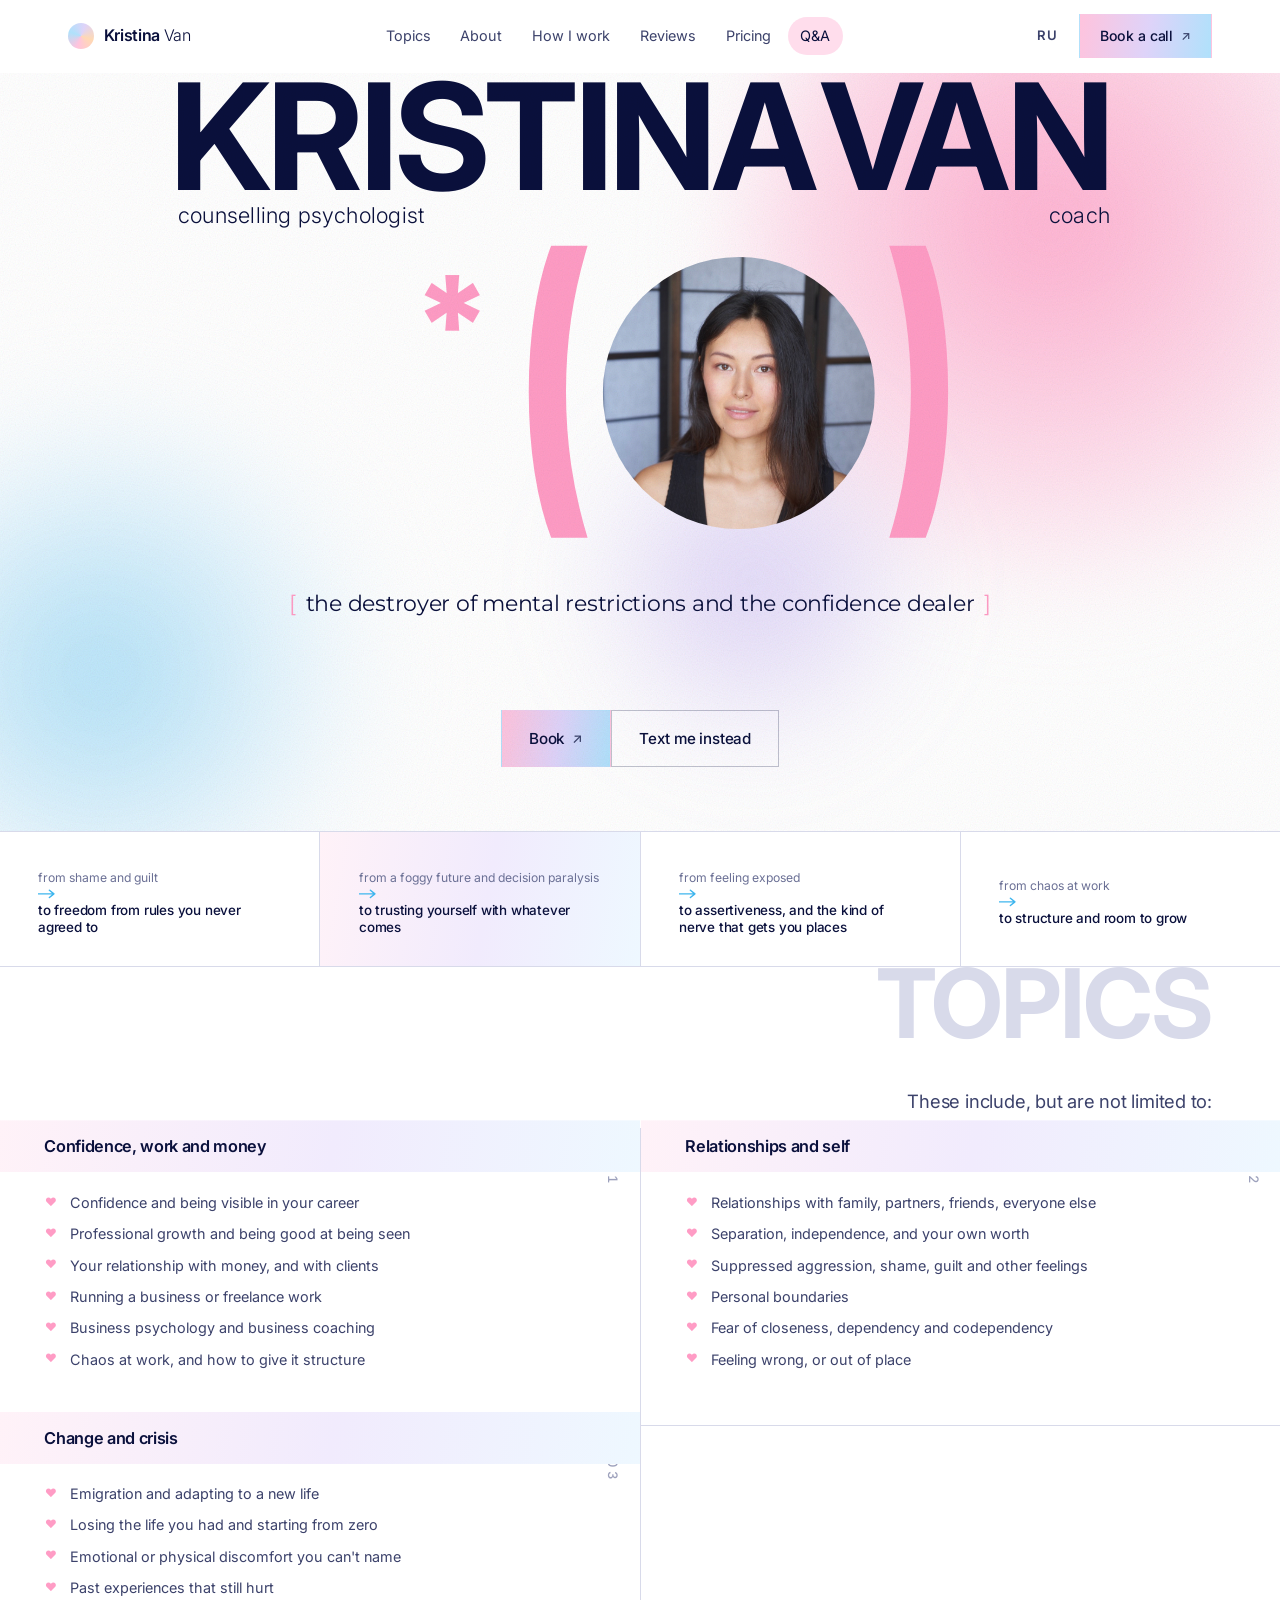
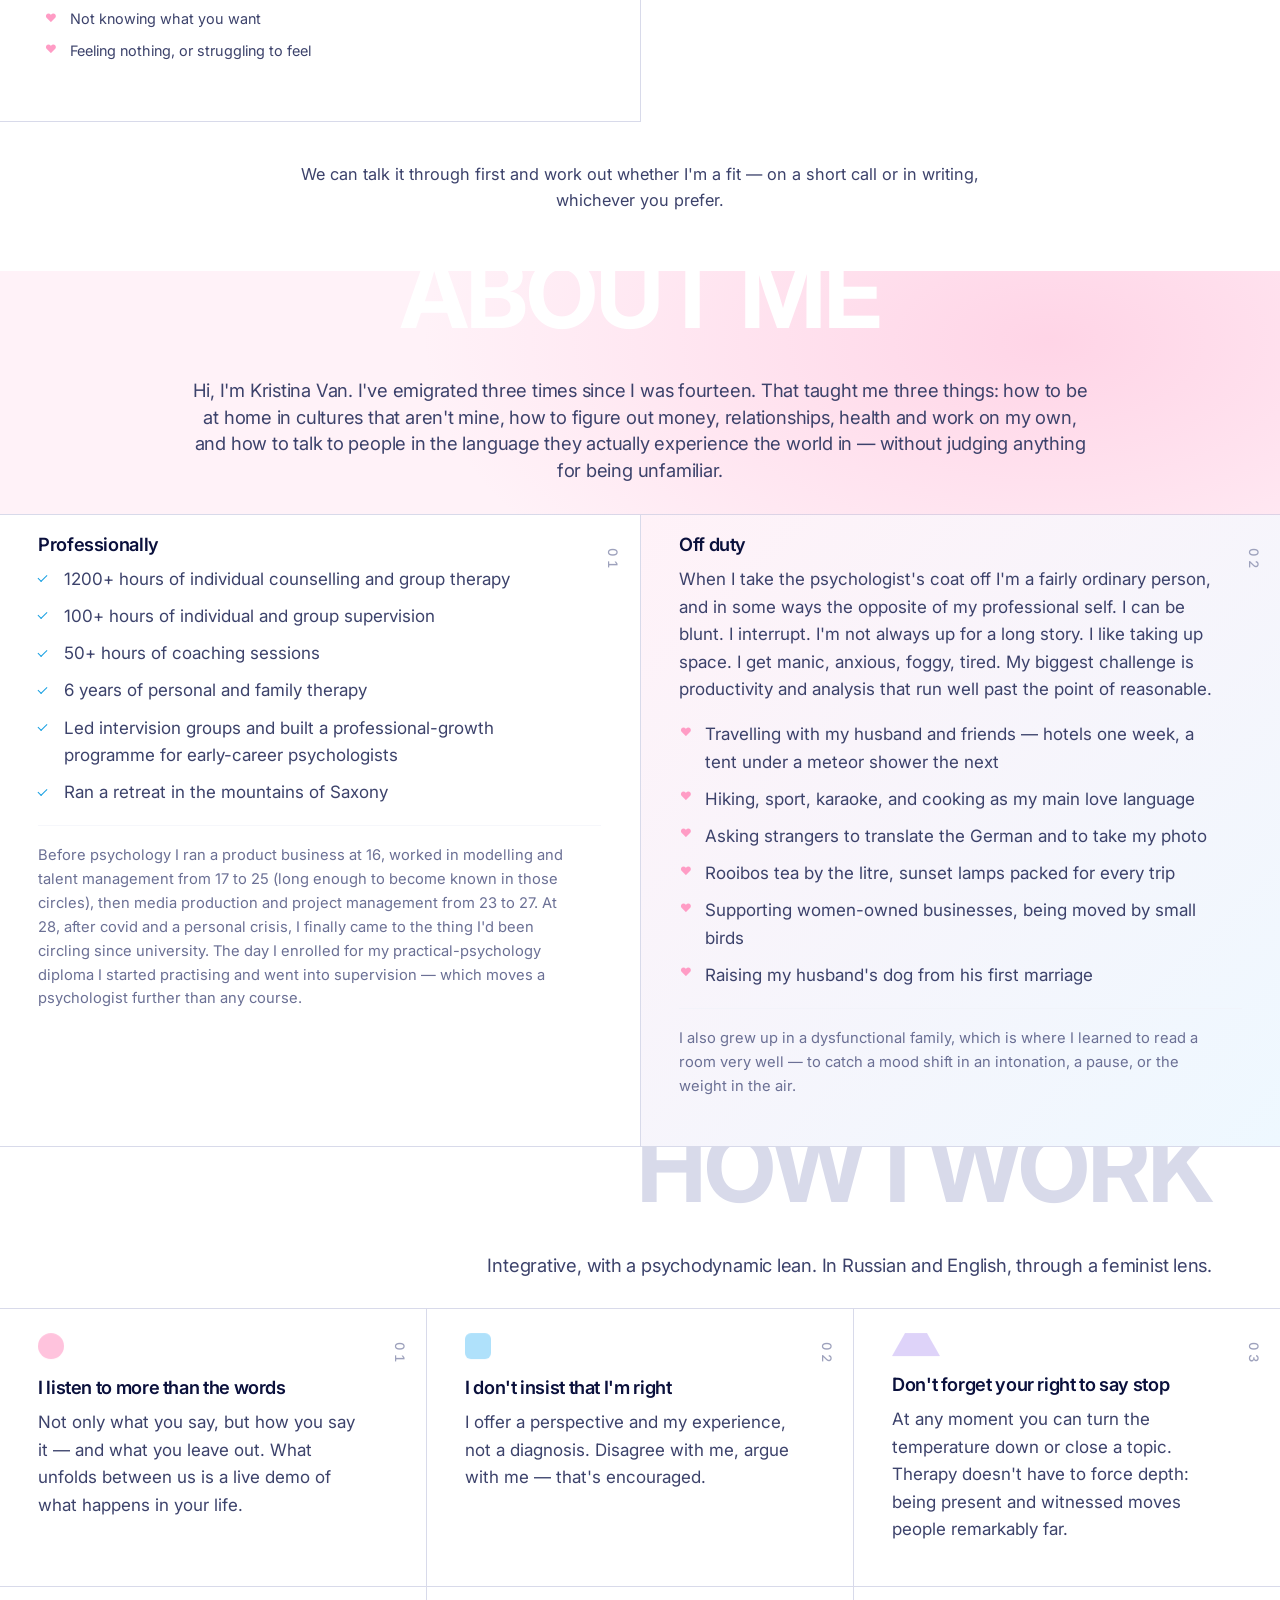
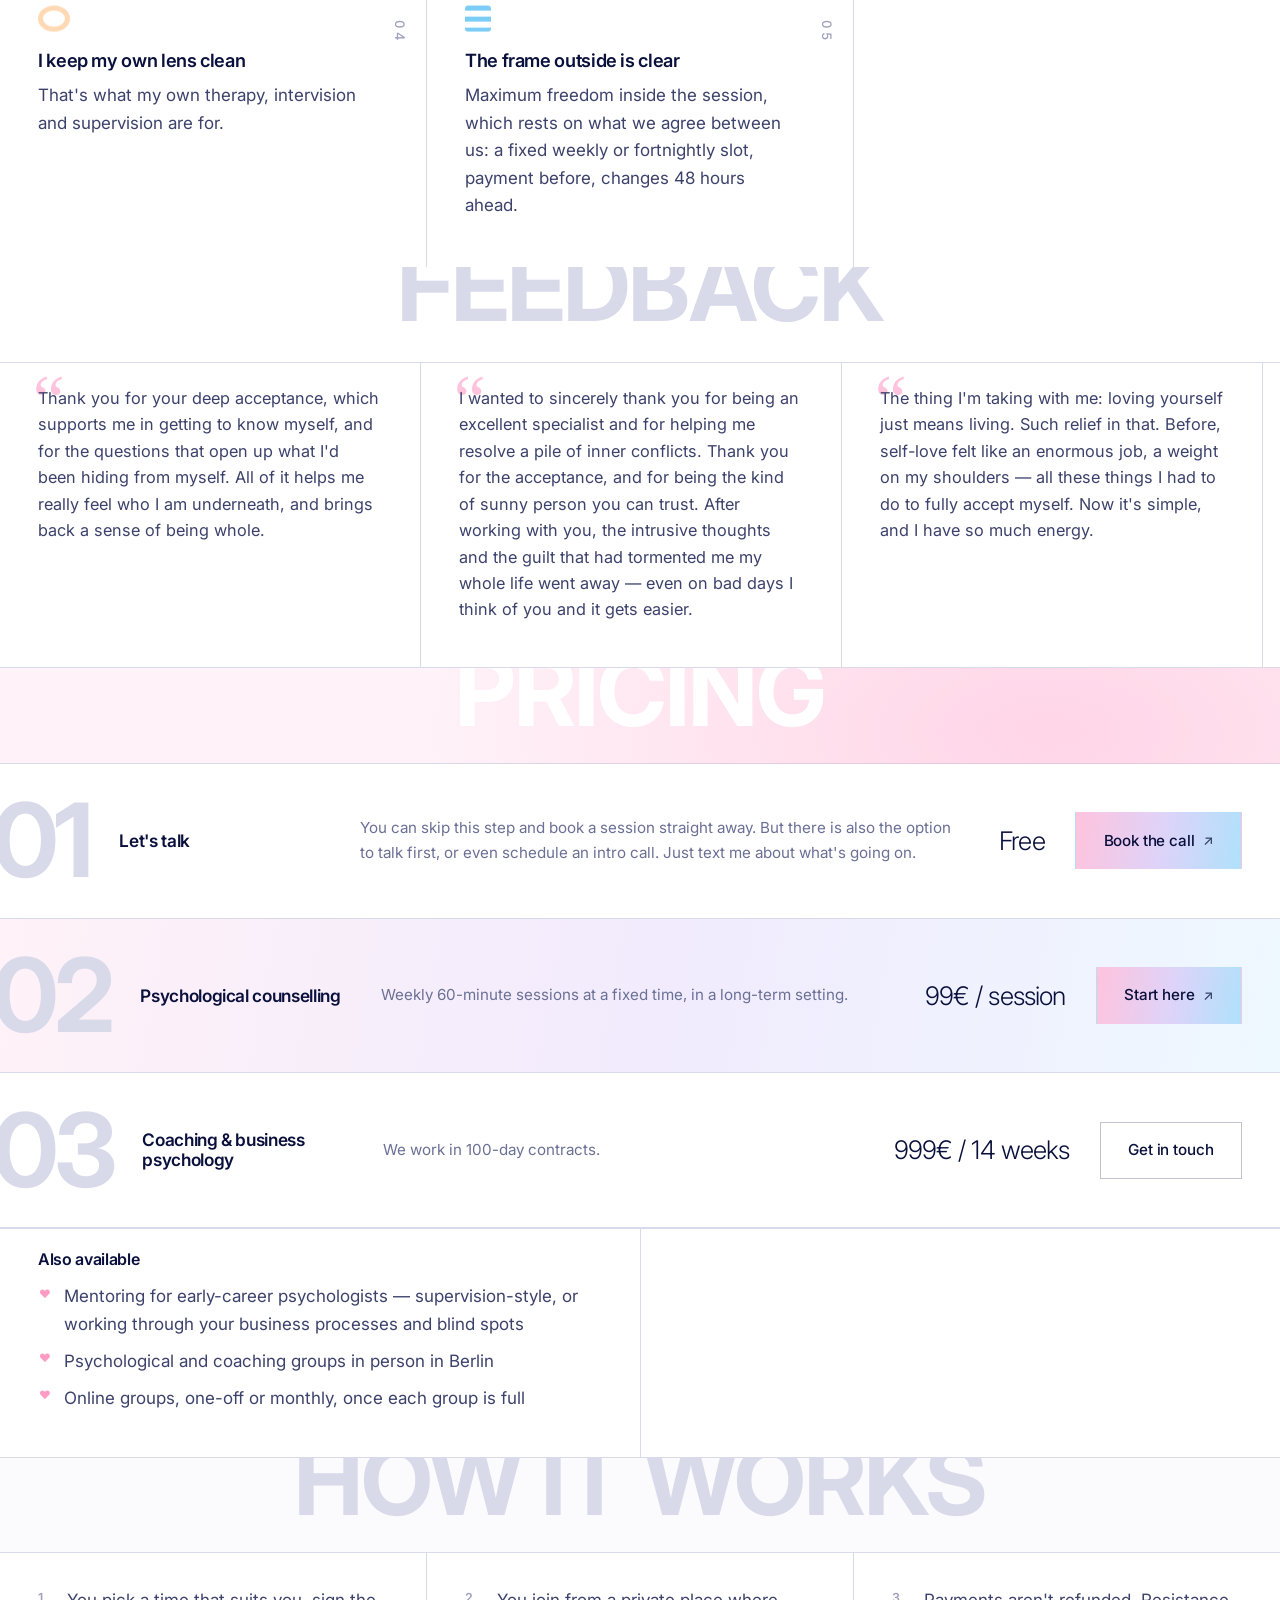
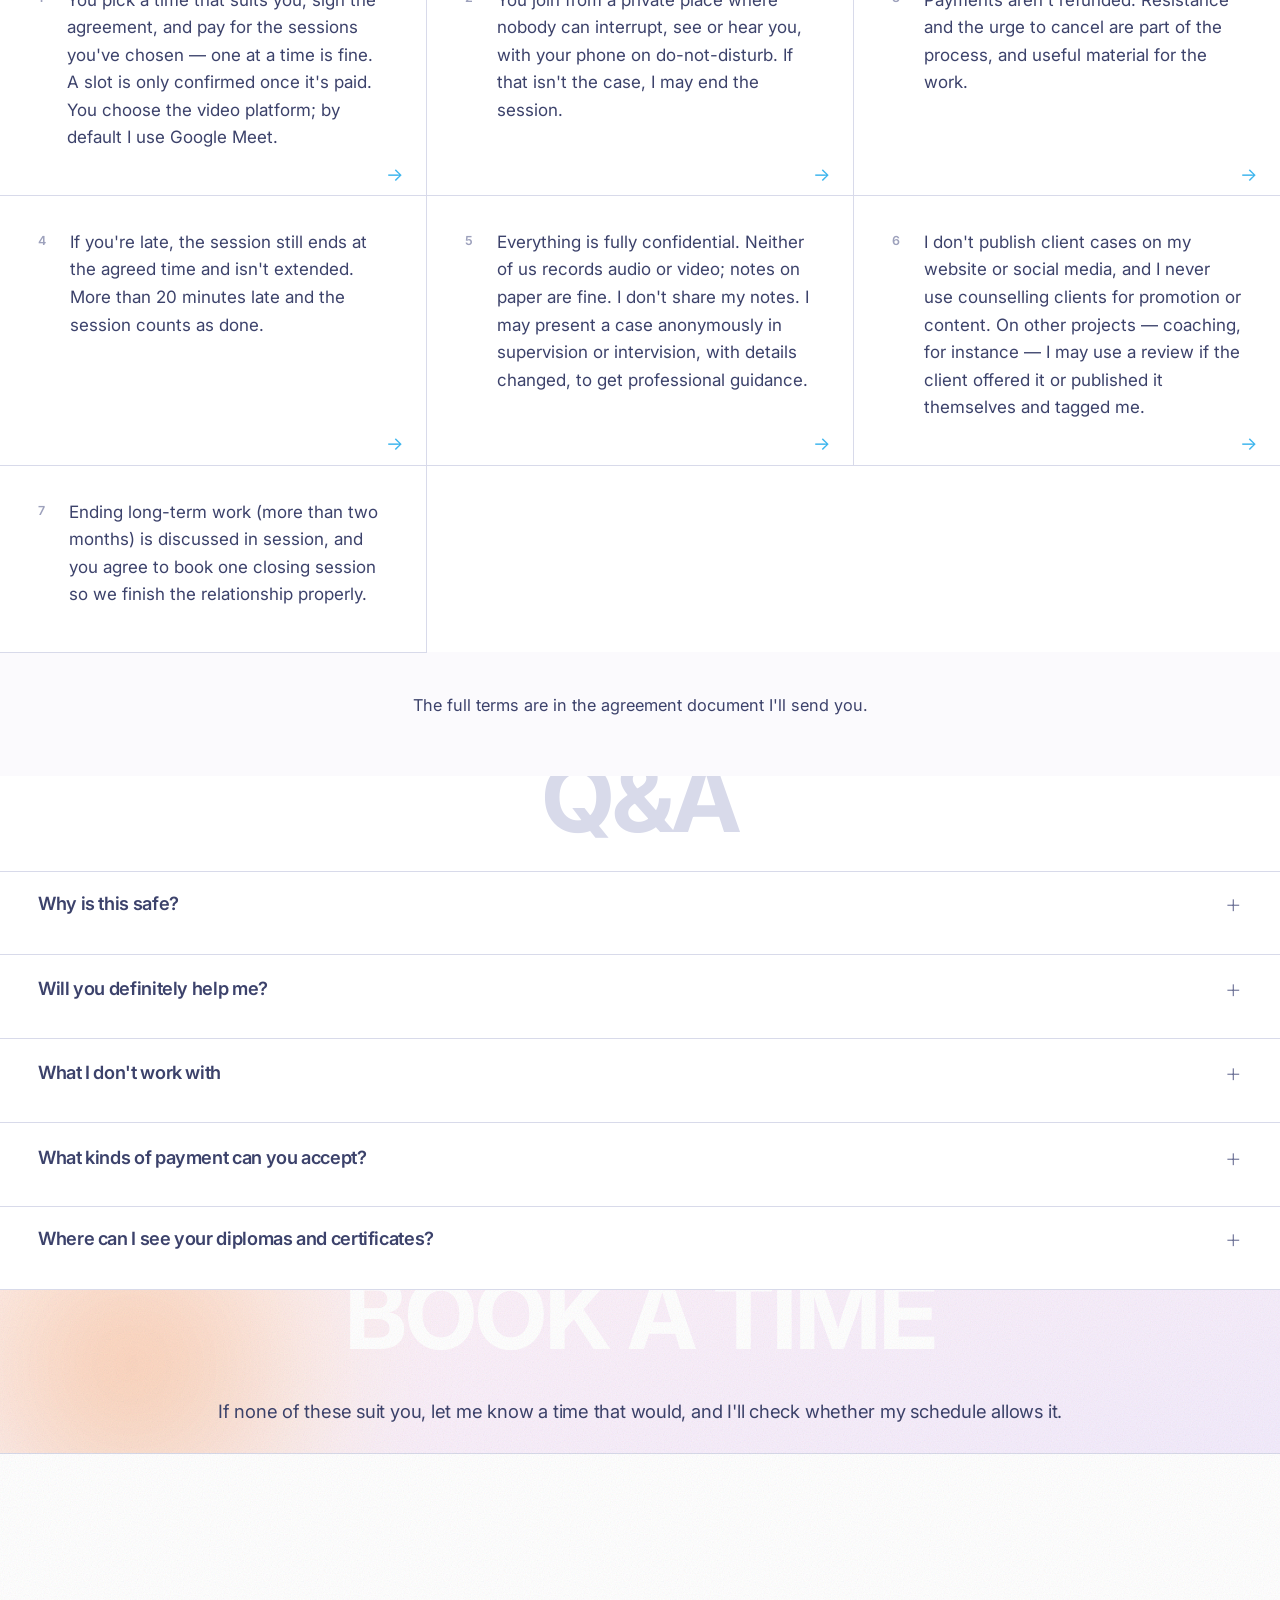
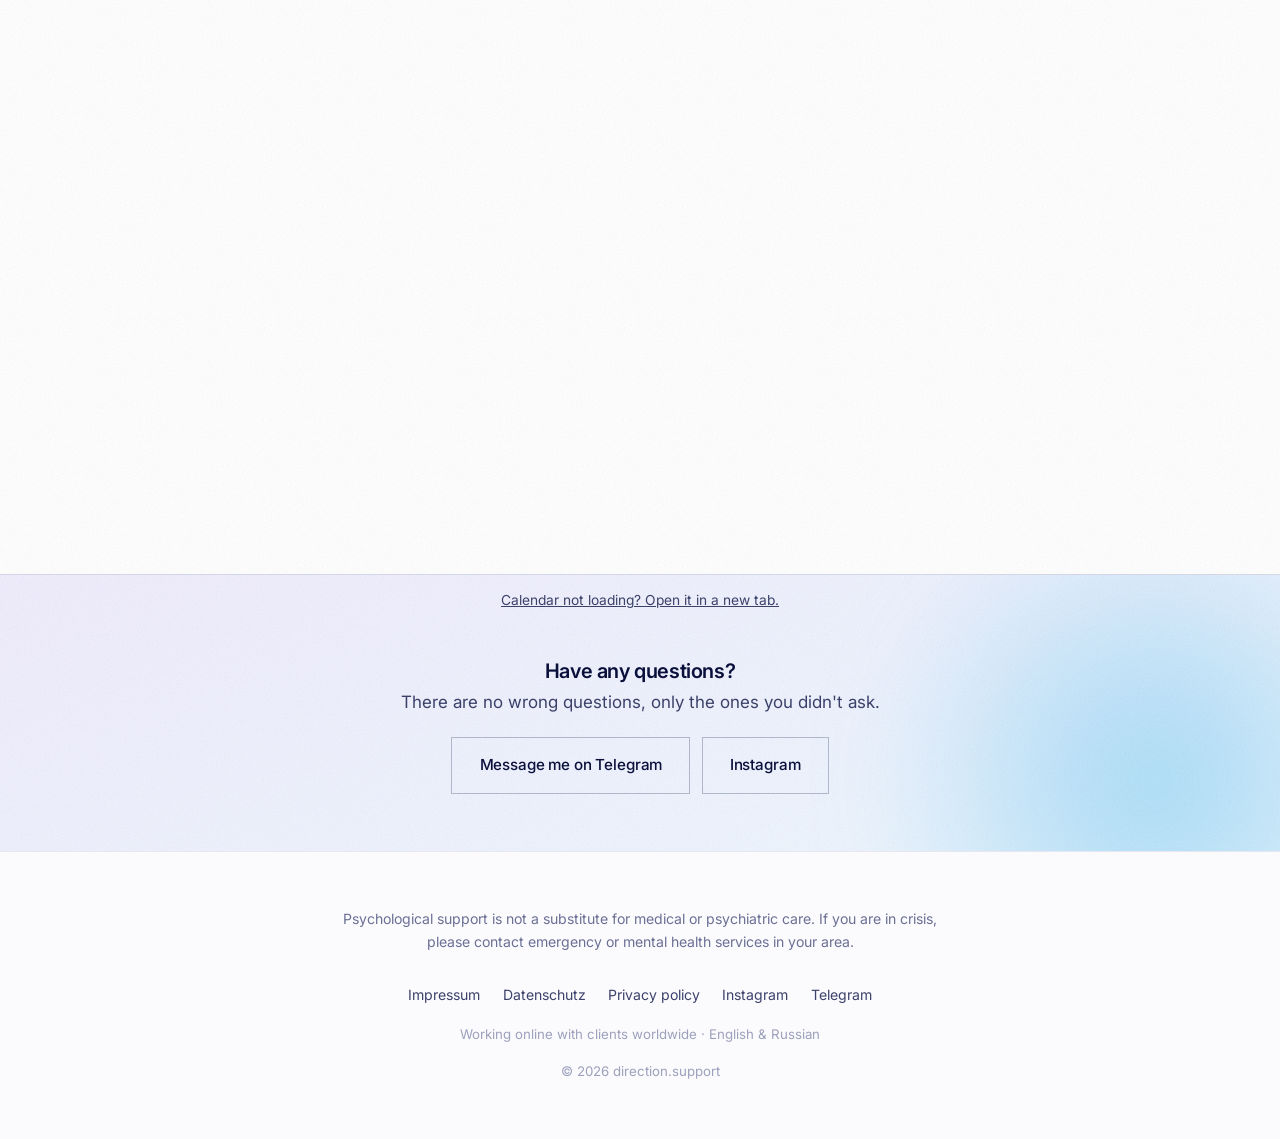
<file: index.html>
<!DOCTYPE html>
<html lang="en">
<head>
<meta charset="UTF-8" />
<meta name="viewport" content="width=device-width, initial-scale=1" />
<meta name="color-scheme" content="light" />
<title>Kristina Van — Psychologist &amp; Coach | Online sessions in English &amp; Russian</title>
<meta name="description" content="Counselling psychologist and coach. Confidence, boundaries, burnout, emigration and career growth. Free 15-minute intro call. Online worldwide in English and Russian." />
<meta property="og:title" content="Kristina Van — Psychologist &amp; Coach" />
<meta property="og:description" content="Counselling psychologist and coach. Confidence, boundaries, burnout, emigration and career growth. Free 15-minute intro call. Online in English and Russian." />
<meta property="og:image" content="https://direction.support/assets/kris.jpg" />
<meta property="og:url" content="https://direction.support" />
<meta property="og:type" content="website" />
<link rel="canonical" href="https://direction.support/" />
<link rel="icon" href="assets/favicon-32.png" sizes="32x32" type="image/png" />
<link rel="icon" href="assets/favicon-512.png" sizes="512x512" type="image/png" />
<link rel="apple-touch-icon" href="assets/favicon-180.png" />
<meta name="theme-color" content="#FFC3DD" />

<link rel="preconnect" href="https://fonts.googleapis.com" />
<link rel="preconnect" href="https://fonts.gstatic.com" crossorigin />
<link href="https://fonts.googleapis.com/css2?family=Caveat:wght@600&family=Montserrat:wght@400;500;900&family=Playfair+Display:wght@400;700;900&family=Inter:ital,opsz,wght@0,14..32,200..700;1,14..32,400..700&display=swap" rel="stylesheet" />
<link rel="stylesheet" href="styles.css" />

<link href="https://assets.calendly.com/assets/external/widget.css" rel="stylesheet" />
<script src="https://assets.calendly.com/assets/external/widget.js" async></script>

<!-- Google Analytics -->
<script async src="https://www.googletagmanager.com/gtag/js?id=G-KXKVBCNM85"></script>
<script>
  window.dataLayer = window.dataLayer || [];
  function gtag(){dataLayer.push(arguments);}
  gtag('js', new Date());
  gtag('config', 'G-KXKVBCNM85');
</script>
</head>
<body>

<!-- Shared SVG: hand-drawn wobble filter (applied to pseudo-element borders only,
     so the text inside stays perfectly crisp) and the blue arrow glyph. -->
<svg class="svg-defs" aria-hidden="true" focusable="false">
  <defs>
    <filter id="wobble" x="-6%" y="-30%" width="112%" height="160%" filterUnits="objectBoundingBox">
      <feTurbulence type="fractalNoise" baseFrequency="0.018 0.05" numOctaves="3" seed="7" result="noise" />
      <feDisplacementMap in="SourceGraphic" in2="noise" scale="4" xChannelSelector="R" yChannelSelector="G" />
    </filter>
    <filter id="wobble-soft" x="-6%" y="-30%" width="112%" height="160%" filterUnits="objectBoundingBox">
      <feTurbulence type="fractalNoise" baseFrequency="0.02 0.06" numOctaves="2" seed="19" result="noise" />
      <feDisplacementMap in="SourceGraphic" in2="noise" scale="2.5" xChannelSelector="R" yChannelSelector="G" />
    </filter>
  </defs>
</svg>

<a class="skip-link" href="#main">Skip to content</a>

<header class="site-header" id="top">
  <div class="shell header-inner">
    <a href="#top" class="brand">
      <span class="brand-mark" aria-hidden="true"></span>
      <span class="brand-text"><b>Kristina</b> Van</span>
    </a>

    <nav class="site-nav" id="site-nav" aria-label="Sections">
      <a href="#topics" data-i18n="navTopics">Topics</a>
      <a href="#about" data-i18n="navAbout">About</a>
      <a href="#work" data-i18n="navWork">How I work</a>
      <a href="#reviews" data-i18n="navReviews">Reviews</a>
      <a href="#pricing" data-i18n="navPricing">Pricing</a>
      <a href="#safety" data-i18n="navSafety">Q&amp;A</a>
    </nav>

    <div class="header-actions">
      <button type="button" class="lang-toggle" id="lang-toggle" aria-label="Switch language">RU</button>
      <a href="#contact" class="btn btn-primary btn-sm" data-i18n="headerBook">Book a call</a>
      <button type="button" class="nav-toggle" id="nav-toggle" aria-expanded="false" aria-controls="site-nav">
        <span class="nav-toggle-bars" aria-hidden="true"><i></i><i></i></span>
        <span class="sr-only" data-i18n="menuLabel">Menu</span>
      </button>
    </div>
  </div>
</header>

<main id="main">

  <!-- ===================== HERO — the poster, in code =====================
       Tagline alternatives, if you want to swap the three titles (edit
       heroTitle1/2/3 in translations.js — the layout takes any length):

       A · shipped   destroyer of mental restrictions / the confidence dealer /
                     breaker of stereotypes
       B · epic      breaker of inner chains / keeper of confidence /
                     unlearner of shoulds
       C · long GoT  first of her name, destroyer of shoulds, dealer of
                     confidence, tamer of stereotypes, speaker of four tongues
       D · benefit   fewer shoulds / more confidence / room to be yourself
       E · mixed     destroyer of mental restrictions / the confidence dealer /
                     and room to be entirely yourself
  ==================================================================== -->
  <section class="hero grain">
    <div class="blob blob--pink" aria-hidden="true"></div>
    <div class="blob blob--blue" aria-hidden="true"></div>
    <div class="blob blob--lilac" aria-hidden="true"></div>

    <div class="shell hero-grid">

      <div class="hero-runninghead">
        <p class="hero-role" data-i18n="heroRole">counselling psychologist</p>
        <p class="hero-role" data-i18n="heroRole2">coach</p>
      </div>

      <h1 class="hero-name">
        <span class="hero-name-text" data-i18n="heroName">KRISTINA</span>
        <span class="signature">
          <img src="assets/signature_en.png" alt="Van" class="signature-img" onerror="this.remove()" />
          <span class="signature-fallback" data-i18n="heroSignatureAlt" aria-hidden="true">Van</span>
        </span>
      </h1>

      <!-- Bracketed figure: pink asterisk, then the portrait held between two
           oversized brackets, set in a high-contrast serif and stretched
           vertically so they stay tall without also growing wide. -->
      <div class="hero-figure">
        <span class="hero-asterisk" aria-hidden="true">*</span>
        <span class="hero-bracket" aria-hidden="true">(</span>
        <figure class="hero-portrait">
          <img src="assets/kris-round.jpg" alt="Kristina Van" width="900" height="900" fetchpriority="high" />
        </figure>
        <span class="hero-bracket" aria-hidden="true">)</span>
      </div>

      <p class="hero-tagline" data-i18n="heroTagline">The destroyer of mental restrictions and the confidence dealer</p>

      <div class="hero-cta">
        <a href="#contact" class="btn btn-primary" data-i18n="heroBook">Book</a>
        <a href="https://t.me/wowitskris" class="btn btn-ghost" target="_blank" rel="noopener" data-i18n="heroSecondary">Text me instead</a>
      </div>

    </div>
  </section>

  <!-- ============ WHAT SHIFTS (was the stats strip) ============ -->
  <section class="shifts" aria-label="What changes">
    <ul class="shifts-grid modular">
      <li class="shift">
        <span class="shift-from" data-i18n="heroArrow1From">from shame and guilt</span>
        <svg class="arrow" viewBox="0 0 24 12" aria-hidden="true"><path d="M0 6h18M14 1.5 19.5 6 14 10.5" fill="none" stroke="currentColor" stroke-width="1.8" stroke-linecap="round" stroke-linejoin="round"/></svg>
        <span class="shift-to" data-i18n="heroArrow1To">to freedom from rules you never agreed to</span>
      </li>
      <li class="shift shift--dopamine">
        <span class="shift-from" data-i18n="heroArrow2From">from a foggy future and decision paralysis</span>
        <svg class="arrow" viewBox="0 0 24 12" aria-hidden="true"><path d="M0 6h18M14 1.5 19.5 6 14 10.5" fill="none" stroke="currentColor" stroke-width="1.8" stroke-linecap="round" stroke-linejoin="round"/></svg>
        <span class="shift-to" data-i18n="heroArrow2To">to trusting yourself with whatever comes</span>
      </li>
      <li class="shift">
        <span class="shift-from" data-i18n="heroArrow3From">from feeling exposed</span>
        <svg class="arrow" viewBox="0 0 24 12" aria-hidden="true"><path d="M0 6h18M14 1.5 19.5 6 14 10.5" fill="none" stroke="currentColor" stroke-width="1.8" stroke-linecap="round" stroke-linejoin="round"/></svg>
        <span class="shift-to" data-i18n="heroArrow3To">to assertiveness, and the kind of nerve that gets you places</span>
      </li>
      <li class="shift">
        <span class="shift-from" data-i18n="heroArrow4From">from chaos at work</span>
        <svg class="arrow" viewBox="0 0 24 12" aria-hidden="true"><path d="M0 6h18M14 1.5 19.5 6 14 10.5" fill="none" stroke="currentColor" stroke-width="1.8" stroke-linecap="round" stroke-linejoin="round"/></svg>
        <span class="shift-to" data-i18n="heroArrow4To">to structure and room to grow</span>
      </li>
    </ul>
  </section>

  <!-- ===================== TOPICS ===================== -->
  <section class="section" id="topics">
    <div class="shell">
      <header class="section-head section-head--center">
        <span class="pill" data-i18n="topicsPill">Topics</span>
        <p class="section-lead" data-i18n="topicsIntro">These include, but are not limited to:</p>
      </header>
    </div>

      <div class="grid-3 grid-3--tight modular">
        <article class="card card--topic">
          <h3 class="card-title" data-i18n="topicsGroup1Title">Confidence, work and money</h3>
          <ul class="dots" data-i18n-list="topicsGroup1List"><li>Confidence and being visible in your career</li><li>Professional growth</li><li>Your relationship with money, and with clients</li><li>Running a business or freelance work</li><li>Business psychology and coaching</li><li>Chaos at work, and how to give it structure</li></ul>
        </article>
        <article class="card card--topic">
          <h3 class="card-title" data-i18n="topicsGroup2Title">Relationships and self</h3>
          <ul class="dots" data-i18n-list="topicsGroup2List"><li>Relationships with family, partners, friends</li><li>Separation, independence, and your own worth</li><li>Suppressed aggression, shame, guilt and other feelings</li><li>Personal boundaries</li><li>Fear of closeness, dependency and codependency</li><li>Feeling wrong, or out of place</li></ul>
        </article>
        <article class="card card--topic">
          <h3 class="card-title" data-i18n="topicsGroup3Title">Change and crisis</h3>
          <ul class="dots" data-i18n-list="topicsGroup3List"><li>Emigration and adapting to a new life</li><li>Losing the life you had and starting from zero</li><li>Discomfort you can't name</li><li>Past experiences that still hurt</li><li>Not knowing what you want</li><li>Feeling nothing, or struggling to feel</li></ul>
        </article>
      </div>

      <div class="shell"><p class="section-outro" data-i18n="topicsOutro">We can talk it through first and work out whether I'm a fit — on a short call or in writing, whichever you prefer.</p></div>
  </section>

  <!-- ===================== ABOUT ===================== -->
  <section class="section section--pink" id="about">
    <div class="shell">
      <header class="section-head section-head--center">
        <span class="pill" data-i18n="aboutPill">About me</span>
        <p class="section-lead" data-i18n="aboutIntro">Hi, I'm Kristina Van. I've emigrated three times since I was fourteen. That taught me three things: how to be at home in cultures that aren't mine, how to figure out money, relationships, health and work on my own, and how to talk to people in the language they actually experience the world in — without judging anything for being unfamiliar.</p>
      </header>
    </div>

      <div class="split modular">
        <article class="card">
          <h3 class="card-title" data-i18n="aboutProTitle">Professionally</h3>
          <ul class="ticks" data-i18n-list="aboutProList">
            <li>1200+ hours of individual counselling and group therapy</li>
            <li>100+ hours of individual and group supervision</li>
            <li>50+ hours of coaching sessions</li>
            <li>6 years of personal and family therapy</li>
            <li>Led intervision groups and built a professional-growth programme for early-career psychologists</li>
            <li>Ran a retreat in the mountains of Saxony</li>
          </ul>
          <p class="card-note" data-i18n="aboutPath">Before psychology I ran a product business at 16, worked in modelling and talent management from 17 to 25, then media production and project management from 23 to 27. At 28, after covid and a personal crisis, I finally came to the thing I'd been circling since university.</p>
        </article>

        <article class="card card--tint">
          <h3 class="card-title" data-i18n="aboutPerTitle">Off duty</h3>
          <p class="card-lead" data-i18n="aboutPerIntro">When I take the psychologist's coat off I'm a fairly ordinary person, and in some ways the opposite of my professional self. I can be blunt. I interrupt. I'm not always up for a long story. I like taking up space. I get manic, anxious, foggy, tired. My biggest challenge is productivity and analysis that run well past the point of reasonable.</p>
          <ul class="dots" data-i18n-list="aboutPerList">
            <li>Travelling with my husband and friends — hotels one week, a tent under a meteor shower the next</li>
            <li>Hiking, sport, karaoke, and cooking as my main love language</li>
            <li>Asking strangers to translate the German and to take my photo</li>
            <li>Rooibos tea by the litre, sunset lamps packed for every trip</li>
            <li>Supporting women-owned businesses, being moved by small birds</li>
            <li>Raising my husband's dog from his first marriage</li>
          </ul>
          <p class="card-note" data-i18n="aboutFamily">I also grew up in a dysfunctional family, which is where I learned to read a room very well — to catch a mood shift in an intonation, a pause, or the weight in the air.</p>
        </article>
      </div>
  </section>

  <!-- ===================== HOW I WORK ===================== -->
  <section class="section" id="work">
    <div class="shell">
      <header class="section-head section-head--center">
        <span class="pill" data-i18n="workPill">How I work</span>
        <p class="section-lead" data-i18n="workIntro">Integrative, with a psychodynamic lean. In Russian and English, through a feminist lens.</p>
      </header>
    </div>

      <div class="grid-3 modular">
        <article class="card card--work"><span class="glyph glyph--circle" aria-hidden="true"></span><h3 class="card-title" data-i18n="work1Title">I listen to more than the words</h3><p data-i18n="work1Text">Not only what you say, but how you say it, what you're telling me without words, and what you're not saying. I'm present both as a person in the conversation and in a meta-position — noticing what dynamic you bring and what unfolds between us.</p></article>
        <article class="card card--work"><span class="glyph glyph--square" aria-hidden="true"></span><h3 class="card-title" data-i18n="work2Title">I don't insist that I'm right</h3><p data-i18n="work2Text">I offer a perspective and my experience, not a diagnosis. Disagree with me, argue with me — that's encouraged.</p></article>
        <article class="card card--work"><span class="glyph glyph--tri" aria-hidden="true"></span><h3 class="card-title" data-i18n="work3Title">Don't forget your right to say stop</h3><p data-i18n="work3Text">At any moment you can turn the temperature down or close a topic entirely. Therapy doesn't have to mean forcing depth or chasing insights. Presence and being witnessed turn out to move people remarkably far.</p></article>
        <article class="card card--work"><span class="glyph glyph--ring" aria-hidden="true"></span><h3 class="card-title" data-i18n="work4Title">I keep my own lens clean</h3><p data-i18n="work4Text">That's what my own therapy, intervision and supervision are for.</p></article>
        <article class="card card--work"><span class="glyph glyph--bars" aria-hidden="true"></span><h3 class="card-title" data-i18n="work5Title">The frame outside is clear</h3><p data-i18n="work5Text">Maximum freedom inside the session, which rests on what we agree between us: a fixed weekly or fortnightly slot, payment before, changes 48 hours ahead.</p></article>
      </div>
  </section>

  <!-- ===================== REVIEWS ===================== -->
  <section class="section" id="reviews">
    <div class="shell">
      <header class="section-head section-head--center">
        <span class="pill" data-i18n="reviewsPill">Feedback</span>
      </header>
    </div>
      <div class="reviews modular">
        <blockquote class="review"><p data-i18n="testimonial1">Thank you for your deep acceptance, which supports me in getting to know myself, and for the questions that open up what I'd been hiding from myself.</p></blockquote>
        <blockquote class="review"><p data-i18n="testimonial2">Thank you for being an excellent specialist and for helping me resolve a pile of inner conflicts.</p></blockquote>
        <blockquote class="review"><p data-i18n="testimonial3">The thing I'm taking with me: loving yourself just means living. Such relief in that.</p></blockquote>
        <blockquote class="review"><p data-i18n="testimonial4">One meeting introduced me to my real self.</p></blockquote>
      </div>
  </section>

  <!-- ===================== PRICING =====================
       Heads up: these numbers are taken from what direction.support currently
       renders (translations.js), not from the older HTML defaults and not from
       wowitskris.com — those three disagreed. Update prices in translations.js.
  ==================================================================== -->
  <section class="section section--pink" id="pricing">
    <div class="shell">
      <header class="section-head section-head--center">
        <span class="pill" data-i18n="pricingPill">Pricing</span>
      </header>
    </div>

      <ol class="price-rows modular">
        <li class="price-row">
          <span class="price-num" data-i18n="pricing0Num">01</span>
          <h3 class="price-row-title" data-i18n="pricing0Title">Let\'s talk</h3>
          <p class="price-row-desc" data-i18n="pricing0Desc">You can skip this step and book a session straight away. But there is also the option to talk first, or even schedule an intro call. Just text me about what's going on.</p>
          <p class="price-row-tag" data-i18n="pricing0Price">Free</p>
          <a href="#contact" class="btn btn-primary price-row-cta" data-i18n="pricing0Cta">Book the call</a>
        </li>
        <li class="price-row price-row--main">
          <span class="price-num" data-i18n="pricing1Num">02</span>
          <h3 class="price-row-title" data-i18n="pricing1Title">Psychological counselling</h3>
          <p class="price-row-desc" data-i18n="pricing1Desc">Weekly 60-minute sessions at a fixed time, in a long-term setting.</p>
          <p class="price-row-tag" data-i18n="pricing1Price">99€ / session</p>
          <a href="#contact" class="btn btn-primary price-row-cta" data-i18n="pricing1Cta">Start here</a>
        </li>
        <li class="price-row">
          <span class="price-num" data-i18n="pricing2Num">03</span>
          <h3 class="price-row-title" data-i18n="pricing2Title">Coaching &amp; business psychology</h3>
          <p class="price-row-desc" data-i18n="pricing2Desc">We work in 100-day contracts.</p>
          <p class="price-row-tag" data-i18n="pricing2Price">999€ / 14 weeks</p>
          <a href="https://t.me/wowitskris" target="_blank" rel="noopener" class="btn btn-ghost price-row-cta" data-i18n="pricing2Cta">Get in touch</a>
        </li>
      </ol>

      <div class="split split--notes modular">
        <div class="note-block">
          <h3 class="note-title" data-i18n="pricingMoreTitle">Also available</h3>
          <ul class="dots" data-i18n-list="pricingMoreList"><li>Mentoring for early-career psychologists</li><li>Psychological and coaching groups in person in Berlin</li><li>Online groups, one-off or monthly, once each group is full</li></ul>
        </div>
      </div>
  </section>

  <!-- ===================== SETTING ===================== -->
  <section class="section section--paper" id="setting">
    <div class="shell shell--narrow">
      <header class="section-head section-head--center">
        <span class="pill" data-i18n="settingPill">How it works</span>
      </header>
    </div>
      <ul class="rules modular" data-i18n-list="settingList">
        <li>You pick a time that suits you, sign the agreement, and pay for the sessions you've chosen.</li>
        <li>You join from a private place where nobody can interrupt, see or hear you.</li>
        <li>Payments aren't refunded. Resistance and the urge to cancel are part of the process.</li>
        <li>If you're late, the session still ends at the agreed time.</li>
        <li>Everything is fully confidential.</li>
        <li>I don't publish client cases and never use counselling clients for promotion.</li>
        <li>Ending long-term work is discussed in session, with one closing session.</li>
      </ul>
      <div class="shell"><p class="section-outro" data-i18n="settingNote">The full terms are in the agreement document I'll send you.</p></div>
  </section>

  <!-- ===================== SAFETY / HONEST ANSWERS ===================== -->
  <section class="section" id="safety">
    <div class="shell">
      <header class="section-head section-head--center">
        <span class="pill" data-i18n="safetyPill">Q&amp;A</span>
      </header>
    </div>

      <div class="safety-grid modular">
        <details class="card card--safe">
          <summary class="card-title" data-i18n="safety1Title">Why is this safe?</summary>
          <p data-i18n="safety1Text">I build a sealed, confidential space with no judgement and no scoring. I work strictly on the principle that the client is okay. I don't give advice and I don't decide for you what you should do — I ask questions, get to know you, and reflect back the things that are hard to see from the inside.</p>
        </details>
        <details class="card card--safe">
          <summary class="card-title" data-i18n="safety2Title">Will you definitely help me?</summary>
          <p data-i18n="safety2Text">No, not definitely — no psychologist can guarantee that. We work on your wellbeing together, which means change needs you to want it and to do something new in that direction.</p>
          <p class="card-sub" data-i18n="safety2Sub">I won't be able to help if:</p>
          <ul class="crosses" data-i18n-list="safety2List"><li>You don't take responsibility for your own life</li><li>Someone made you come to me</li><li>You want to change another person</li></ul>
        </details>
        <details class="card card--safe">
          <summary class="card-title" data-i18n="safety3Title">What I don't work with</summary>
          <p data-i18n="safety3Text">There are things outside my competence, and I'd rather say so before you book than halfway in.</p>
          <ul class="crosses" data-i18n-list="safety3List"><li>Psychiatric diagnoses</li><li>Depression as the presenting request</li><li>Suicidal themes and self-harm as the presenting request</li></ul>
          <p class="card-note" data-i18n="safety3Note">If any of that is what you're facing right now, please reach out to a psychiatrist or a crisis service — that's the right kind of help, and it exists.</p>
        </details>
        <details class="card card--safe">
          <summary class="card-title" data-i18n="pricingPayTitle">What kinds of payment can you accept?</summary>
          <ul class="dots" data-i18n-list="pricingPayList"><li>Sessions are paid at least 24 hours in advance.</li><li>Revolut, IBAN, SWIFT, PayPal, Monobank, crypto, WeChat and Alipay, Paysend.</li><li>Late cancellations are forfeit; earlier ones move to your next session.</li><li>If I raise my rates, existing clients and I discuss it individually.</li></ul>
        </details>
        <details class="card card--safe">
          <summary class="card-title" data-i18n="safety4Title">Where can I see your diplomas and certificates?</summary>
          <p data-i18n="credIntro">Just right here.</p>
          <div class="cert-grid">
            <a class="cert" href="assets/certs/01.jpg" target="_blank" rel="noopener">
              <img src="assets/certs/01.jpg" alt="" loading="lazy" onerror="this.closest('.cert').classList.add('is-missing')" />
            </a>
            <a class="cert" href="assets/certs/02.jpg" target="_blank" rel="noopener">
              <img src="assets/certs/02.jpg" alt="" loading="lazy" onerror="this.closest('.cert').classList.add('is-missing')" />
            </a>
            <a class="cert" href="assets/certs/03.jpg" target="_blank" rel="noopener">
              <img src="assets/certs/03.jpg" alt="" loading="lazy" onerror="this.closest('.cert').classList.add('is-missing')" />
            </a>
            <a class="cert" href="assets/certs/04.jpg" target="_blank" rel="noopener">
              <img src="assets/certs/04.jpg" alt="" loading="lazy" onerror="this.closest('.cert').classList.add('is-missing')" />
            </a>
            <a class="cert" href="assets/certs/05.jpg" target="_blank" rel="noopener">
              <img src="assets/certs/05.jpg" alt="" loading="lazy" onerror="this.closest('.cert').classList.add('is-missing')" />
            </a>
            <a class="cert" href="assets/certs/06.jpg" target="_blank" rel="noopener">
              <img src="assets/certs/06.jpg" alt="" loading="lazy" onerror="this.closest('.cert').classList.add('is-missing')" />
            </a>
            <a class="cert" href="assets/certs/07.jpg" target="_blank" rel="noopener">
              <img src="assets/certs/07.jpg" alt="" loading="lazy" onerror="this.closest('.cert').classList.add('is-missing')" />
            </a>
            <a class="cert" href="assets/certs/08.jpg" target="_blank" rel="noopener">
              <img src="assets/certs/08.jpg" alt="" loading="lazy" onerror="this.closest('.cert').classList.add('is-missing')" />
            </a>
            <a class="cert" href="assets/certs/09.jpg" target="_blank" rel="noopener">
              <img src="assets/certs/09.jpg" alt="" loading="lazy" onerror="this.closest('.cert').classList.add('is-missing')" />
            </a>
            <a class="cert" href="assets/certs/10.jpg" target="_blank" rel="noopener">
              <img src="assets/certs/10.jpg" alt="" loading="lazy" onerror="this.closest('.cert').classList.add('is-missing')" />
            </a>
            <a class="cert" href="assets/certs/11.jpg" target="_blank" rel="noopener">
              <img src="assets/certs/11.jpg" alt="" loading="lazy" onerror="this.closest('.cert').classList.add('is-missing')" />
            </a>
          </div>
        </details>
      </div>
  </section>

  <!-- ===================== CONTACT ===================== -->
  <section class="section section--contact grain" id="contact">
    <div class="blob blob--orange" aria-hidden="true"></div>
    <div class="blob blob--blue2" aria-hidden="true"></div>
    <div class="shell">
      <header class="section-head section-head--center">
        <span class="pill" data-i18n="contactPill">Book a time</span>
        <p class="section-lead" data-i18n="contactLead">If none of these suit you, let me know a time that would, and I'll check whether my schedule allows it.</p>
      </header>
    </div>

      <div class="booking">
        <div class="calendly-inline-widget" data-url="https://calendly.com/wowitskrisw/call?hide_gdpr_banner=1&amp;background_color=ffffff&amp;text_color=14141a&amp;primary_color=e88cb4" style="min-width:300px;height:720px"></div>
      </div>
      <p class="booking-note"><a href="https://calendly.com/wowitskrisw/call" target="_blank" rel="noopener" data-i18n="bookingNote">Calendar not loading? Open it in a new tab.</a></p>

      <div class="contact-alt">
        <h3 data-i18n="contactAlt">Have any questions?</h3>
        <p data-i18n="contactAltText">There are no wrong questions, only the ones you didn't ask.</p>
        <div class="contact-links">
          <a href="https://t.me/wowitskris" class="btn btn-ghost" target="_blank" rel="noopener" data-i18n="contactTelegram">Message me on Telegram</a>
          <a href="https://www.instagram.com/wow_its_kris" class="btn btn-ghost" target="_blank" rel="noopener" data-i18n="contactInstagram">Instagram</a>
        </div>
      </div>
  </section>

</main>

<footer class="site-footer">
  <div class="shell footer-inner">
    <p class="footer-disclaimer" data-i18n="footerDisclaimer">Psychological support is not a substitute for medical or psychiatric care. If you are in crisis, please contact emergency or mental health services in your area.</p>
    <nav class="footer-nav" aria-label="Legal" data-i18n-attr="aria-label:footerNavLabel">
      <a href="https://wowitskris.com/impressum" target="_blank" rel="noopener">Impressum</a>
      <a href="https://wowitskris.com/datenschutz" target="_blank" rel="noopener">Datenschutz</a>
      <a href="privacy.html">Privacy policy</a>
      <a href="https://www.instagram.com/wow_its_kris" target="_blank" rel="noopener">Instagram</a>
      <a href="https://t.me/wowitskris" target="_blank" rel="noopener">Telegram</a>
    </nav>
    <p class="footer-location" data-i18n="footerLocation">Working online with clients worldwide · English &amp; Russian</p>
    <p class="footer-copy">© <span id="year">2026</span> direction.support</p>
  </div>
</footer>

<a href="#contact" class="sticky-cta" id="sticky-cta" data-i18n="stickyCta">Book a session</a>

<script src="translations.js"></script>
<script src="script.js"></script>
</body>
</html>
</file>
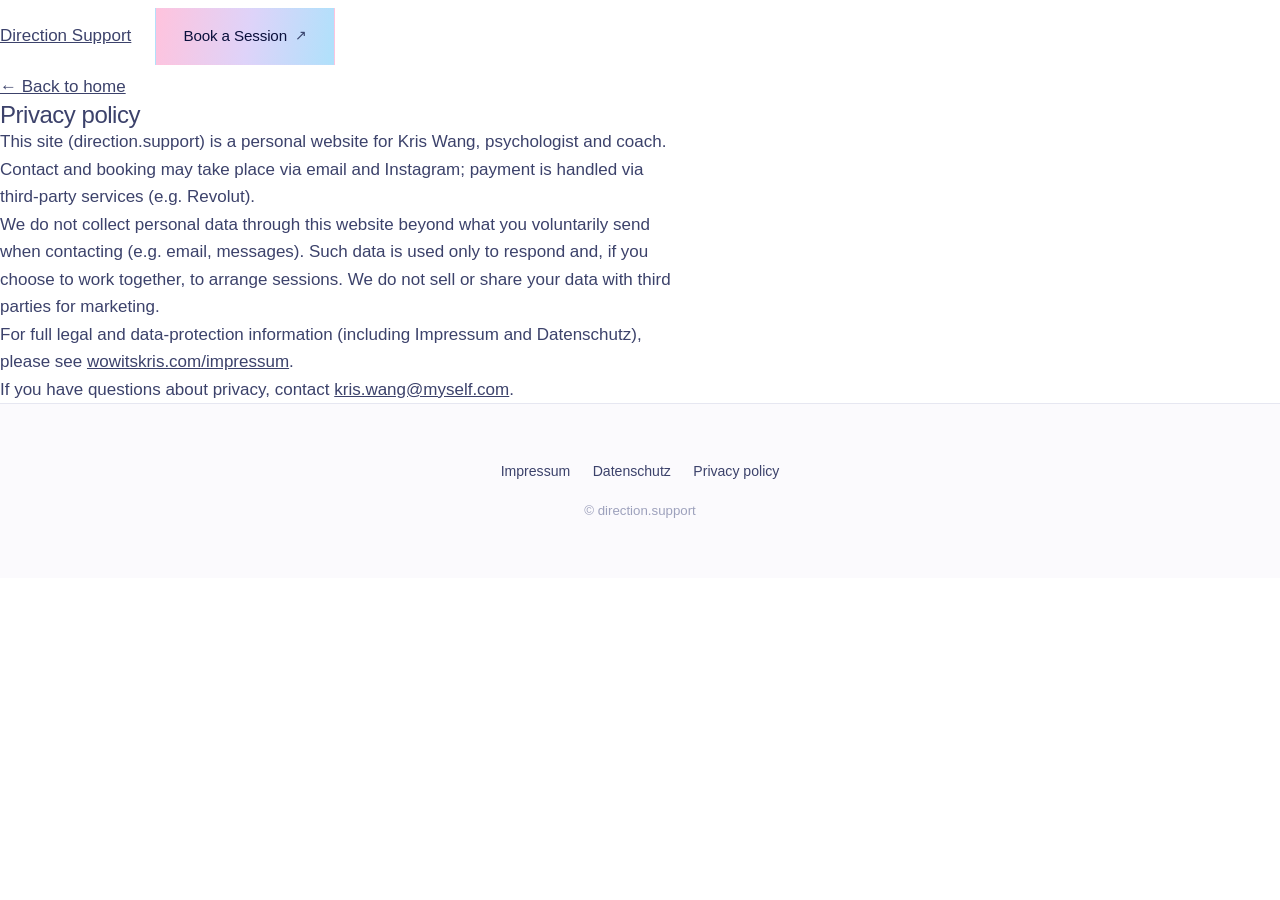
<file: privacy.html>
<!DOCTYPE html>
<html lang="en">
<head>
  <meta charset="UTF-8" />
  <meta name="viewport" content="width=device-width, initial-scale=1.0" />
  <title>Privacy policy — direction.support</title>
<link rel="icon" href="assets/favicon-32.png" sizes="32x32" type="image/png" />
<link rel="icon" href="assets/favicon-512.png" sizes="512x512" type="image/png" />
<link rel="apple-touch-icon" href="assets/favicon-180.png" />
<meta name="theme-color" content="#FFC3DD" />
  <link rel="preconnect" href="https://fonts.googleapis.com" />
  <link rel="preconnect" href="https://fonts.gstatic.com" crossorigin />
  <link href="https://fonts.googleapis.com/css2?family=Montserrat:wght@400;500;600&display=swap" rel="stylesheet" />
  <link rel="stylesheet" href="styles.css" />
  <style>
    .legal-page { padding: var(--space-2xl) var(--space-md); }
    .legal-page .container { max-width: 42rem; }
    .legal-page h1 { font-size: 1.5rem; color: var(--orange); margin-bottom: var(--space-lg); }
    .legal-page h2 { font-size: 1.125rem; margin-top: var(--space-lg); margin-bottom: var(--space-sm); }
    .legal-page p, .legal-page li { margin-bottom: var(--space-sm); }
    .legal-page a { color: var(--orange); }
    .back { display: inline-block; margin-bottom: var(--space-lg); font-weight: 500; }
  </style>
</head>
<body>
  <header class="site-header">
    <div class="header-inner">
      <a href="index.html" class="logo">Direction Support</a>
      <a href="index.html#contact" class="btn btn-primary btn-header">Book a Session</a>
    </div>
  </header>
  <main class="legal-page">
    <div class="container">
      <a href="index.html" class="back">← Back to home</a>
      <h1>Privacy policy</h1>
      <p>This site (direction.support) is a personal website for Kris Wang, psychologist and coach. Contact and booking may take place via email and Instagram; payment is handled via third-party services (e.g. Revolut).</p>
      <p>We do not collect personal data through this website beyond what you voluntarily send when contacting (e.g. email, messages). Such data is used only to respond and, if you choose to work together, to arrange sessions. We do not sell or share your data with third parties for marketing.</p>
      <p>For full legal and data-protection information (including Impressum and Datenschutz), please see <a href="https://wowitskris.com/impressum" target="_blank" rel="noopener">wowitskris.com/impressum</a>.</p>
      <p>If you have questions about privacy, contact <a href="mailto:kris.wang@myself.com">kris.wang@myself.com</a>.</p>
    </div>
  </main>
  <footer class="site-footer">
    <div class="footer-inner">
      <nav class="footer-nav" aria-label="Legal">
        <a href="https://wowitskris.com/impressum" target="_blank" rel="noopener">Impressum</a>
        <a href="https://wowitskris.com/impressum" target="_blank" rel="noopener">Datenschutz</a>
        <a href="privacy.html">Privacy policy</a>
      </nav>
      <p class="footer-copy">© direction.support</p>
    </div>
  </footer>
  <script src="script.js"></script>
</body>
</html>
</file>
<file: styles.css>
/* ===========================================================================
   direction.support — Kristina Van
   Palette: baby pink + baby blue, with lilac and light-orange accents.
   Type: Inter (everything), Caveat (signature fallback only).
   The page is deliberately light-committed — the pastel ground is the brand.
   =========================================================================== */

:root{
  /* --- bubblegum pink --- */
  --pink-50:#FFF2F8;  --pink-100:#FFDDEC;  --pink-200:#FFC3DD;
  --pink-300:#FF9CC5;  --pink-400:#FF7CB2;

  /* --- sky blue (variable names kept as --blue-*) --- */
  --blue-50:#EEF8FF;  --blue-100:#D6EFFE;  --blue-200:#AFE1FB;
  --blue-300:#7CCDF6;  --blue-400:#3FB6EE;  --blue-500:#159FE2;

  /* --- accents --- */
  --lilac-100:#F1EBFD; --lilac-200:#DED3F9; --lilac-400:#9B7BE8;
  --orange-100:#FFEEDA; --orange-200:#FFD9B3; --orange-400:#F79E4E;

  /* --- ink: every piece of type is this one colour --- */
  --ink:#0A103C;  --ink-2:#3C426B;  --ink-3:#6B7095;  --ink-4:#9DA1BC;
  --line:#E6E7F1; --line-soft:#F1F2F8;
  --rule:#D8DAEA; --rule-soft:#EBEDF5;
  --paper:#FFFFFF; --paper-2:#FBFAFD;

  /* --- system --- */
  --font:"Inter",-apple-system,BlinkMacSystemFont,"Segoe UI",Roboto,sans-serif;
  --font-hand:"Caveat","Inter",cursive;
  --shell:1240px;
  --cell-y:clamp(1.5rem,2.6vw,2.2rem); --cell-x:clamp(1.25rem,3vw,2.6rem);
  --sec-pad:clamp(2.25rem,4.5vw,4rem);
  --grad-dopamine:linear-gradient(100deg,var(--pink-50),var(--lilac-100) 52%,var(--blue-50));
  --grad-btn:linear-gradient(100deg,var(--pink-200),var(--lilac-200) 52%,var(--blue-200));
  --r-lg:12px; --r-md:10px; --r-sm:8px;
  --shadow:0 1px 2px rgba(20,20,26,.04), 0 12px 32px -12px rgba(20,20,26,.10);
  --shadow-lift:0 2px 6px rgba(20,20,26,.05), 0 28px 60px -22px rgba(20,20,26,.20);
  --ease:cubic-bezier(.4,0,.2,1);
}

/* ---------- reset ---------- */
*,*::before,*::after{box-sizing:border-box}
html{-webkit-text-size-adjust:100%;scroll-behavior:smooth;scroll-padding-top:88px}
body{
  margin:0;
  font-family:var(--font);
  font-size:17px;
  line-height:1.62;
  color:var(--ink-2);
  background:var(--paper);
  -webkit-font-smoothing:antialiased;
  overflow-x:hidden;
}
h1,h2,h3,h4{color:var(--ink);margin:0;line-height:1.15;font-weight:500;letter-spacing:-.02em}
p{margin:0 0 1em}
p:last-child{margin-bottom:0}
ul,ol{margin:0;padding:0;list-style:none}
img{max-width:100%;display:block;height:auto}
a{color:inherit}
button{font:inherit;color:inherit;background:none;border:0;cursor:pointer}

.svg-defs{position:absolute;width:0;height:0;overflow:hidden}
.sr-only{position:absolute;width:1px;height:1px;padding:0;margin:-1px;overflow:hidden;clip:rect(0 0 0 0);white-space:nowrap;border:0}
.skip-link{position:absolute;left:-9999px;top:0;z-index:200;background:var(--ink);color:#fff;padding:.7rem 1.1rem;border-radius:0 0 var(--r-sm) 0}
.skip-link:focus{left:0}
:focus-visible{outline:2.5px solid var(--lilac-400);outline-offset:3px;border-radius:6px}

.shell{width:100%;max-width:var(--shell);margin-inline:auto;padding-inline:clamp(20px,5vw,48px)}
.shell--narrow{max-width:860px}

/* ===========================  BUTTONS  =========================== */
.btn{
  --btn-bg:var(--grad-btn); --btn-fg:var(--ink); --btn-bd:transparent;
  display:inline-flex;align-items:center;justify-content:center;gap:.5rem;
  padding:.95rem 1.7rem;border-radius:0;
  background:var(--btn-bg);color:var(--btn-fg);border:1.5px solid var(--btn-bd);
  font-size:.95rem;font-weight:500;letter-spacing:-.01em;text-decoration:none;
  transition:transform .22s var(--ease),box-shadow .22s var(--ease),background .22s var(--ease),color .22s var(--ease);
}
.btn:hover{transform:translateY(-2px);box-shadow:0 12px 26px -12px rgba(10,16,60,.4)}
.btn:active{transform:translateY(0)}
.btn-primary::after{content:"↗";font-size:.9em;line-height:1;opacity:.75}
.btn-ghost{--btn-bg:transparent;--btn-fg:var(--ink);--btn-bd:rgba(10,16,60,.25)}
.btn-ghost:hover{--btn-bg:rgba(10,16,60,.04);--btn-bd:var(--ink);box-shadow:none}
.btn-sm{padding:.62rem 1.25rem;font-size:.88rem}
.btn-block{width:100%;margin-top:auto}

/* ===========================  HEADER  =========================== */
.site-header{
  position:sticky;top:0;z-index:100;
  background:rgba(255,255,255,.72);
  backdrop-filter:blur(16px) saturate(1.6);
  -webkit-backdrop-filter:blur(16px) saturate(1.6);
  border-bottom:1px solid transparent;
  transition:border-color .3s var(--ease),background .3s var(--ease);
}
.site-header.is-scrolled{border-bottom-color:var(--line);background:rgba(255,255,255,.9)}
.header-inner{display:flex;align-items:center;gap:1.5rem;min-height:72px}
.brand{display:flex;align-items:center;gap:.6rem;text-decoration:none;color:var(--ink);font-size:1rem;letter-spacing:-.02em;flex-shrink:0}
.brand b{font-weight:600}
.brand-text{font-weight:300}
.brand-mark{
  width:26px;height:26px;border-radius:50%;flex-shrink:0;
  background:conic-gradient(from 200deg,var(--pink-200),var(--blue-200),var(--lilac-200),var(--orange-200),var(--pink-200));
}
.site-nav{display:flex;gap:.3rem;margin-inline:auto;flex-wrap:wrap}
.site-nav a{
  position:relative;padding:.45rem .78rem;border-radius:999px;text-decoration:none;
  font-size:.9rem;color:var(--ink-2);white-space:nowrap;
  transition:color .2s var(--ease),background .2s var(--ease);
}
.site-nav a:hover{color:var(--ink);background:var(--pink-50)}
.site-nav a.is-active{color:var(--ink);background:var(--pink-100)}
.header-actions{display:flex;align-items:center;gap:.55rem;flex-shrink:0}
.lang-toggle{
  min-width:44px;padding:.5rem .75rem;border-radius:0;
  border:0;font-size:.82rem;font-weight:600;letter-spacing:.06em;color:var(--ink-2);
  transition:border-color .2s var(--ease),color .2s var(--ease),background .2s var(--ease);
}
.lang-toggle:hover{color:var(--ink);background:var(--paper-2)}
.nav-toggle{display:none;width:44px;height:44px;border-radius:0;border:0;align-items:center;justify-content:center}
.nav-toggle-bars{display:block;width:17px}
.nav-toggle-bars i{display:block;height:1.6px;background:var(--ink);border-radius:2px;transition:transform .28s var(--ease),opacity .2s var(--ease)}
.nav-toggle-bars i+i{margin-top:5px}
.nav-toggle[aria-expanded="true"] .nav-toggle-bars i:first-child{transform:translateY(3.3px) rotate(45deg)}
.nav-toggle[aria-expanded="true"] .nav-toggle-bars i:last-child{transform:translateY(-3.3px) rotate(-45deg)}

/* ===========================  DECOR  =========================== */
/* film grain over the gradient sections */
.grain::after{
  content:"";position:absolute;inset:0;pointer-events:none;z-index:2;
  opacity:.3;mix-blend-mode:multiply;
  background-image:url("data:image/svg+xml,%3Csvg xmlns='http://www.w3.org/2000/svg' width='180' height='180'%3E%3Cfilter id='n'%3E%3CfeTurbulence type='fractalNoise' baseFrequency='0.85' numOctaves='3' stitchTiles='stitch'/%3E%3C/filter%3E%3Crect width='180' height='180' filter='url(%23n)' opacity='0.42'/%3E%3C/svg%3E");
}

.blob{position:absolute;border-radius:50%;filter:blur(46px);pointer-events:none;z-index:0}
.blob--pink{
  width:min(58vw,700px);aspect-ratio:1;top:-22%;right:-12%;
  background:radial-gradient(circle at 45% 45%,rgba(255,124,178,.62),rgba(255,195,221,.42) 52%,rgba(255,255,255,0) 72%);
}
.blob--blue{
  width:min(46vw,560px);aspect-ratio:1;bottom:-16%;left:-14%;
  background:radial-gradient(circle at 50% 50%,rgba(63,182,238,.42),rgba(214,239,254,.36) 55%,rgba(255,255,255,0) 74%);
}
.blob--lilac{
  width:min(30vw,380px);aspect-ratio:1;top:42%;left:44%;
  background:radial-gradient(circle at 50% 50%,rgba(155,123,232,.34),rgba(255,255,255,0) 70%);
}
.blob--orange{
  width:min(42vw,520px);aspect-ratio:1;top:-16%;left:-10%;
  background:radial-gradient(circle at 50% 50%,rgba(247,158,78,.42),rgba(255,238,218,.34) 55%,rgba(255,255,255,0) 74%);
}
.blob--blue2{
  width:min(46vw,560px);aspect-ratio:1;bottom:-18%;right:-12%;
  background:radial-gradient(circle at 50% 50%,rgba(63,182,238,.4),rgba(255,255,255,0) 72%);
}

/* ===========================  HERO  =========================== */
.hero{
  --hero-pad:clamp(1.75rem,4vw,3.25rem);
  position:relative;padding:var(--hero-pad) 0 clamp(2.5rem,5vw,4rem);overflow:hidden;
}
.hero-grid{
  --fs:clamp(3rem,13.6vw,11.5rem);
  /* applied in script.js after the fit pass, so it scales what actually renders */
  --name-scale:.85;
  position:relative;z-index:1;
  display:grid;
  grid-template-columns:minmax(0,1fr);
  grid-template-areas:
    "name"
    "head"
    "figure"
    "tagline"
    "cta";
}

/* running head: a label out to each edge, like a magazine folio line */
.hero-runninghead{
  grid-area:head;align-self:start;
  display:flex;justify-content:space-between;align-items:baseline;
  gap:1rem;margin:calc(var(--fs) * -.02) auto 0;line-height:1.3;
  /* matched to the name's measured width so "coach" ends exactly where the
     surname does — --name-w is set in script.js, since the width depends on
     language, viewport, webfont and whether signature.png loaded */
  width:min(var(--name-w,100%),100%);
}
.hero-role{
  font-weight:300;font-size:clamp(.82rem,1.7vw,1.45rem); /* same as .hero-tagline */
  color:var(--ink);letter-spacing:.01em;margin:0;
}
.hero-runninghead .hero-role:first-child{margin-left:var(--name-bearing,0px)}
.hero-runninghead .hero-role:last-child{text-align:right}

/* The name is set like the section labels: bold uppercase, light, and pulled
   up so its top is cropped by the hero's overflow. The drawn signature steps
   aside for type here — revert this rule and the two below to bring it back. */
.hero-name{
  grid-area:name;
  display:block;text-align:center;white-space:nowrap;
  margin:calc(-1 * var(--hero-pad) - .1em) 0 0;
}
.hero-name-text,
.hero-name .signature-fallback{
  font-family:var(--font);
  font-weight:700;font-size:var(--fs);
  letter-spacing:-.025em;line-height:.9;
  text-transform:uppercase;color:var(--ink);
  transform:none;white-space:nowrap;
}
.hero-name .signature{display:inline}
.hero-name .signature-img{display:none}
.hero-name .signature-img+.signature-fallback{display:inline}
/* Never let the flex row squeeze the signature: the reset's
   img{max-width:100%} would then cap its width while the height stays fixed,
   distorting the handwriting. The Russian file is much wider than the English
   one, so this only showed up in one language. */
.signature{display:inline-flex;align-items:center;flex-shrink:0}
.signature-img{height:calc(var(--fs) * 1.42);width:auto;max-width:none;object-fit:contain}
/* Shown only when signature.png is absent (the <img> removes itself on error). */
.signature-img+.signature-fallback{display:none}
.signature-fallback{
  font-family:var(--font-hand);font-weight:600;
  font-size:calc(var(--fs) * 1.38);line-height:.8;color:var(--ink);
  transform:rotate(-4deg);white-space:nowrap;
}

/* hand-drawn outline chips */
/* ---- bracketed figure --------------------------------------------------
   --fig drives the whole group: the photo's size, and the parentheses, which
   are real type. They're set small and stretched with scaleY so they grow
   tall without growing wide — parens large enough to match the photo's height
   at their natural width would push the group off a phone screen.
------------------------------------------------------------------------- */
.hero-figure{
  --fig:clamp(150px,27vw,272px);
  grid-area:figure;
  margin-top:clamp(1rem,2.5vw,1.75rem);
  display:flex;align-items:center;justify-content:center;
  gap:clamp(.4rem,1.4vw,1.1rem);
  margin-bottom:clamp(2.5rem,5vw,3.75rem);
  transform:translateX(clamp(.5rem,3.5vw,3rem));
}
.hero-asterisk{
  font-size:calc(var(--fig) * .5);line-height:1;
  color:var(--pink-300);font-weight:800;
  margin-right:clamp(.2rem,1vw,.9rem);
  align-self:flex-start;
}
/* Typographic parentheses in a high-contrast serif: the stroke tapers rather
   than holding one width. Set small and stretched with scaleY, because a paren
   tall enough to match the photo at its natural size is also wide enough to
   push the group off a phone screen. */
.hero-bracket{
  flex:0 0 auto;
  font-family:"Montserrat",var(--font);
  font-size:calc(var(--fig) * .62);
  line-height:1;font-weight:900;
  color:var(--pink-300);
  display:inline-block;
  /* The glyph is not centred in its own line box — its ink sits .085em below
     the box centre, which scaleY multiplies to a visible drop. Translating
     after the scale puts the bracket's ink centre back on the photo's.
     Recompute this if the face or the scale changes. */
  transform:translateY(-.157em) scaleY(1.85);
}

/* ---- the single uppercase line that replaced the chips ---- */
.hero-tagline::before,
.hero-tagline::after{color:var(--pink-300);letter-spacing:0}
.hero-tagline::before{content:"[";margin-right:.45em}
.hero-tagline::after{content:"]";margin-left:.45em}
.hero-tagline{
  grid-area:tagline;margin:0 0 clamp(1.75rem,3.5vw,2.75rem);
  font-family:"Montserrat",var(--font);
  font-size:clamp(.82rem,1.7vw,1.45rem);
  letter-spacing:-.012em;text-align:center;text-transform:lowercase;
  color:var(--ink);line-height:1.35;
}

/* portrait: a plain square held between the brackets */
.hero-portrait{
  margin:0;width:var(--fig);aspect-ratio:1;
  position:relative;flex-shrink:0;
}
.hero-portrait img{
  width:100%;height:100%;border-radius:50%;
  object-fit:cover;object-position:50% 50%;
}

.hero-cta{justify-content:center;text-align:center;
  grid-area:cta;display:flex;align-items:stretch;flex-wrap:wrap;gap:0;
  margin-top:clamp(2rem,4vw,3rem);
}

/* ===========================  STATS  =========================== */
.shifts{background:#fff}
.shifts-grid{grid-template-columns:repeat(2,1fr)}
.shifts-grid>*{padding:calc(var(--cell-y) * .5) calc(var(--cell-x) * .85)}
.shift{display:flex;flex-direction:column;align-items:flex-start;justify-content:center;gap:.15rem}
.shift-from{color:var(--ink-3);font-size:.76rem;line-height:1.3}
.shift .arrow{width:1.15em;color:var(--blue-400);margin:.05rem 0}
.shift-to{
  color:var(--ink);font-weight:500;
  font-size:clamp(.84rem,1.05vw,.94rem);line-height:1.3;letter-spacing:-.015em;
}

/* ===========================  SECTIONS  =========================== */
.section{position:relative;padding:var(--sec-pad) 0;overflow:hidden}
/* a section ending in a full-bleed block would otherwise trail a strip of its
   own tint underneath that block */
.section:has(> .modular:last-child){padding-bottom:0}
.section--pink{background:var(--pink-50)}
.section--pink::before{content:"";position:absolute;inset:0;background:radial-gradient(70% 55% at 82% 8%,rgba(255,156,197,.34),transparent 70%);pointer-events:none}
.section--blue{background:var(--blue-50)}
.section--blue::before{content:"";position:absolute;inset:0;background:radial-gradient(65% 55% at 15% 10%,rgba(124,205,246,.32),transparent 70%);pointer-events:none}
.section--paper{background:var(--paper-2)}
.section>.shell{position:relative;z-index:1}
.section--contact{background:linear-gradient(160deg,var(--pink-50) 0%,var(--lilac-100) 45%,var(--blue-50) 100%)}

.section-head{max-width:900px;margin-bottom:clamp(.75rem,1.6vw,1.25rem)}
.section-head--center{margin-inline:auto;text-align:center}
/* two blocks break the centred rhythm; their labels stop being full-bleed,
   since a bleed only reads as one when the text is centred in it */
#topics .section-head,
#work .section-head{margin-right:0;margin-left:auto;text-align:right}
/* five cards in a three-column grid leaves one slot empty; without the
   container's own border nothing is drawn across it */
#work .grid-3{border-block:0;overflow:visible}
#topics .pill,
#work .pill{width:auto;margin-inline:0;text-align:right}
/* Oversized section label, pulled up past the section's top padding so its
   own top is cropped by the section's overflow. White where the section is
   tinted, a light grey where it is not — white on white would vanish. */
.pill{
  display:block;padding:0;border:0;background:none;border-radius:0;
  width:100vw;
  margin:calc(-1 * var(--sec-pad) - .12em) calc(50% - 50vw) clamp(.4rem,1.4vw,1rem);
  font-size:clamp(2.4rem,7.5vw,6rem);font-weight:700;line-height:.9;
  letter-spacing:-.02em;text-transform:uppercase;text-align:center;
  color:var(--rule);
}
.section--pink .pill,
.section--blue .pill,
.section--contact .pill{color:#fff}
.section-title{font-size:clamp(1.85rem,4.4vw,3.1rem);font-weight:300;letter-spacing:-.035em;line-height:1.08}
.section-title::first-letter{text-transform:lowercase}
.section-lead{
  margin-top:clamp(1.5rem,3.2vw,2.75rem);
  font-size:clamp(1rem,1.7vw,1.15rem);
  line-height:1.45;letter-spacing:-.012em;color:var(--ink-2);
}
.rule-break{height:1px;background:var(--rule);border:0;margin:0}
.section-outro{
  max-width:760px;margin:clamp(1.75rem,3.5vw,2.5rem) auto 0;text-align:center;
  font-size:1.02rem;color:var(--ink-2);
}

/* ---------- cards ---------- */
.card{
  position:relative;
  display:flex;flex-direction:column;
  padding:clamp(1.5rem,2.6vw,2.1rem);
  background:#fff;border:1px solid var(--rule);border-radius:var(--r-lg);
  transition:background .3s var(--ease),border-color .3s var(--ease);
}
.card--tint{background:linear-gradient(165deg,#fff,var(--pink-50))}
.card--accent{background:linear-gradient(165deg,#fff,var(--lilac-100));border-color:var(--lilac-200)}
.card-title{font-size:1.14rem;font-weight:600;letter-spacing:-.02em;margin-bottom:.7rem}
.card-lead{color:var(--ink-2)}
.card-sub{margin-top:1.1rem;margin-bottom:.5rem;font-weight:600;color:var(--ink)}
.card-note{margin-top:1.15rem;padding-top:1.15rem;border-top:1px solid var(--line-soft);font-size:.92rem;color:var(--ink-3)}
.card--work:hover,.card--topic:hover{background:var(--paper-2)}
/* The heading sits on the same gradient the rest of the site uses, as a band
   bleeding to the cell edges with negative margins mirroring the cell padding.
   The list underneath stays on white. */
.card--topic .card-title{
  margin:calc(var(--cell-y) * -1.35) calc(var(--cell-x) * -1.15) 1.15rem;
  padding:calc(var(--cell-y) * .5) calc(var(--cell-x) * 1.15);
  background:var(--grad-dopamine);
}
.card--topic .card-title{font-size:1.02rem}
.card--topic .dots li{font-size:.9rem;margin-bottom:.5rem}

.price-card:hover{border-color:var(--ink-4)}

/* ---- modular blocks -------------------------------------------------------
   Every block is one full-bleed rectangle sliced into cells. gap:1px plus a
   1px box-shadow per cell means neighbours share a single hairline; the
   container's overflow clips the outer shadows so the block runs flush to
   both page edges, with only a rule above and below.
--------------------------------------------------------------------------- */
.modular{
  display:grid;gap:1px;
  background:#fff;
  border-block:1px solid var(--rule);
  overflow:hidden;
  counter-reset:cell;
}
.modular>*{
  position:relative;
  margin:0;border:0;border-radius:0;
  background:#fff;
  box-shadow:0 0 0 1px var(--rule);
  padding:var(--cell-y) var(--cell-x);
}
/* rotated cell index */
.modular>.card{counter-increment:cell}
.modular>.card::before{
  content:counter(cell,decimal-leading-zero);
  position:absolute;top:var(--cell-y);right:calc(var(--cell-x) * .42);
  font-size:.82rem;font-weight:500;letter-spacing:.24em;color:var(--ink-4);
  writing-mode:vertical-rl;font-variant-numeric:tabular-nums;
}
.modular>.card>*{position:relative;z-index:1;padding-right:1.35rem}

/* tinted cells sit after the base so they win the background */
.card--tint{background:linear-gradient(135deg,var(--pink-50),var(--blue-50))}
.shift--dopamine,.journey-step--dopamine{background:var(--grad-dopamine)}

/* geometric glyphs — the "stable" motif */
.glyph{display:block;width:26px;height:26px;margin-bottom:1.1rem;flex-shrink:0}
.glyph--circle{border-radius:50%;background:var(--pink-200)}
.glyph--square{border-radius:6px;background:var(--blue-200)}
.glyph--tri{width:0;height:0;border-left:13px solid transparent;border-right:13px solid transparent;border-bottom:23px solid var(--lilac-200)}
.glyph--ring{border-radius:50%;border:5px solid var(--orange-200)}
.glyph--bars{background:repeating-linear-gradient(180deg,var(--blue-300) 0 5px,transparent 5px 11px);border-radius:3px}
.glyph--dot{border-radius:50%;border:2px solid var(--pink-300);position:relative}
.glyph--dot::after{content:"";position:absolute;inset:6px;border-radius:50%;background:var(--pink-300)}

/* ---------- lists ---------- */
.ticks li,.dots li,.crosses li,.rules li{position:relative;padding-left:1.6rem;margin-bottom:.6rem;color:var(--ink-2)}
.ticks li:last-child,.dots li:last-child,.crosses li:last-child,.rules li:last-child{margin-bottom:0}
.ticks li::before{
  content:"";position:absolute;left:0;top:.55em;width:9px;height:5px;
  border-left:1.8px solid var(--blue-500);border-bottom:1.8px solid var(--blue-500);
  transform:rotate(-45deg);
}
.dots li::before{
  content:"\2665";position:absolute;left:.05rem;top:.06em;
  font-size:.72rem;line-height:1.9;color:var(--pink-300);
}
.crosses li::before{content:"×";position:absolute;left:.15rem;top:-.03em;font-size:1.15rem;line-height:1.6;color:var(--orange-400)}
/* A chain: contiguous cells, three to a row, with an arrow in the bottom
   corner pointing on to the next one. gap:1px plus a per-cell outline keeps a
   single shared hairline, the same trick the other modular blocks use. */
.rules{
  counter-reset:rule;
  grid-template-columns:1fr;gap:1px;padding:0;
  border-block:0;overflow:visible;
}
.rules>li{
  counter-increment:rule;position:relative;
  margin:0;border:0;background:#fff;
  box-shadow:0 0 0 1px var(--rule);
  padding:var(--cell-y) var(--cell-x) calc(var(--cell-y) + .6rem);
  display:grid;grid-template-columns:auto minmax(0,1fr);
  gap:0 clamp(.9rem,1.8vw,1.4rem);align-items:start;
}
.rules>li::before{
  content:counter(rule);position:static;display:block;
  width:auto;height:auto;border:0;background:none;border-radius:0;
  padding-top:.15em;
  font-size:.78rem;font-weight:600;letter-spacing:.1em;color:var(--ink-4);
}
.rules>li:not(:last-child)::after{
  content:"\2193";position:absolute;
  right:calc(var(--cell-x) * .6);bottom:calc(var(--cell-y) * .35);
  font-size:1.15rem;line-height:1;color:var(--blue-400);
}
@media (min-width:900px){
  .rules{grid-template-columns:repeat(3,1fr)}
  /* the flow runs across a row, so the arrow points that way */
  .rules>li:not(:last-child)::after{content:"\2192"}
}

/* ---------- layout helpers ---------- */
.split{display:grid;grid-template-columns:1fr}
.split--notes{margin-top:0;grid-template-columns:1fr}
.grid-3{display:grid;grid-template-columns:1fr}
.note-title{margin-top:0}
.note-title{font-size:1rem;font-weight:600;margin-bottom:.9rem}

/* ---------- journey ---------- */
/* ---------- pricing ---------- */
.price-rows{grid-template-columns:1fr}
.price-row{
  display:grid;align-items:center;
  grid-template-columns:auto minmax(150px,210px) minmax(0,1fr) auto auto;
  gap:.75rem clamp(1.25rem,2.4vw,2.5rem);
}
.price-row--main{background:var(--grad-dopamine)}
/* the oversized grey numerals the journey used, cropped by the page edge */
.price-num{
  display:block;border:0;background:none;
  font-size:clamp(3rem,8vw,6.5rem);font-weight:700;line-height:.85;
  letter-spacing:-.05em;color:var(--rule);
  margin-left:calc(-1 * var(--cell-x) - .08em);
}
.price-row-title{font-size:1.08rem;font-weight:600;letter-spacing:-.02em;margin:0}
.price-row-desc{margin:0;font-size:.95rem;color:var(--ink-3)}
.price-row-tag{
  margin:0;white-space:nowrap;
  font-size:clamp(1.25rem,2.2vw,1.6rem);font-weight:300;letter-spacing:-.035em;color:var(--ink);
}
.price-row-tag--soft{font-size:.95rem;font-weight:500;letter-spacing:-.01em;color:var(--ink-2);white-space:normal;max-width:12ch}
.price-row-cta{white-space:nowrap}

@media (max-width:900px){
  .price-row{grid-template-columns:auto minmax(0,1fr);row-gap:.5rem}
  .price-num{grid-row:span 2}
  .price-row-desc,.price-row-tag,.price-row-cta{grid-column:2}
  .price-row-tag{margin-top:.4rem}
  .price-row-cta{justify-self:start;margin-top:.6rem}
  .price-row-tag--soft{max-width:none}
}
@media (max-width:560px){
  .price-row{grid-template-columns:1fr}
  .price-num{grid-row:auto;margin-bottom:.4rem}
  .price-row-desc,.price-row-tag,.price-row-cta{grid-column:1}
}

/* ---------- safety ---------- */
.safety-grid{display:grid;grid-template-columns:1fr}

/* ---- honest answers as toggles ---- */
details.card{padding-block:calc(var(--cell-y) * .8)}
details.card>summary{
  cursor:pointer;list-style:none;margin:0;
  display:flex;align-items:center;justify-content:space-between;gap:1.5rem;
}
details.card>summary::-webkit-details-marker{display:none}
details.card>summary::after{
  content:"+";flex:0 0 auto;
  font-size:1.5em;font-weight:200;line-height:1;color:var(--ink-3);
  transition:transform .25s var(--ease);
}
details.card[open]>summary::after{content:"\2013"}
details.card[open]>summary{margin-bottom:1rem}
details.card>summary:focus-visible{outline-offset:6px}
/* the rotated cell index would collide with the toggle mark */
.safety-grid>.card::before{content:none}
.safety-grid>.card>*{padding-right:0}
.card--safe p{color:var(--ink-2)}

/* ---------- credentials ---------- */
/* a scrolling strip of documents, inside the credentials toggle */
.cert-grid{
  display:flex;gap:.75rem;margin-top:1.1rem;
  overflow-x:auto;overscroll-behavior-x:contain;
  scroll-snap-type:x proximity;
}
.cert-grid>*{scroll-snap-align:start;flex:0 0 auto;padding:0}
.cert{display:block;width:clamp(140px,17vw,200px);text-decoration:none;color:inherit}
.cert img{
  width:100%;aspect-ratio:3/4;display:block;
  object-fit:contain;object-position:center top;background:#fff;
  transition:opacity .25s var(--ease);
}
.cert:hover img{opacity:.85}
/* a document that hasn't been saved yet reads as an intentional placeholder */
.cert.is-missing img{display:none}
.cert.is-missing::before{
  content:"";width:100%;aspect-ratio:3/4;
  border:1px dashed var(--blue-300);border-radius:var(--r-sm);
}
.cert--note{
  display:flex;align-items:center;justify-content:center;text-align:center;
  font-size:.92rem;color:var(--ink-3);
}

/* ---------- reviews ---------- */
.reviews{
  display:flex;overflow-x:auto;overscroll-behavior-x:contain;
  scroll-snap-type:x proximity;
}
.reviews>*{scroll-snap-align:start;flex:0 0 auto;width:min(84vw,420px)}
.review{position:relative}
.review::before{
  content:"“";position:absolute;top:.1rem;left:calc(var(--cell-x) - .35rem);
  font-size:4.5rem;line-height:1;color:var(--pink-200);font-family:Georgia,serif;
}
.review p{position:relative;color:var(--ink-2);font-size:1.02rem}

/* ---------- contact ---------- */
.booking{
  position:relative;z-index:1;
  max-width:960px;margin-inline:auto;
  background:#fff;border:0;border-block:1px solid var(--rule);border-radius:0;
  max-width:none;margin:0;overflow:hidden;
}
.booking-note{margin:.9rem 0 0;text-align:center;font-size:.86rem;color:var(--ink-3);position:relative;z-index:1}
.booking-note a{color:var(--ink-2)}
.booking-fallback{padding:2rem;text-align:center}
.contact-alt{
  position:relative;z-index:1;
  max-width:640px;margin:clamp(2rem,4vw,3rem) auto 0;text-align:center;
}
.contact-alt h3{font-size:1.25rem;font-weight:600;margin-bottom:.4rem}
.contact-alt p{color:var(--ink-2)}
.contact-links{display:flex;justify-content:center;flex-wrap:wrap;gap:.7rem;margin-top:1.25rem}
.contact-langs{margin-top:1.25rem;font-size:.88rem;color:var(--ink-3)}

/* ---------- footer ---------- */
.site-footer{border-top:1px solid var(--line);background:var(--paper-2);padding:clamp(2.5rem,5vw,3.5rem) 0}
.footer-inner{display:flex;flex-direction:column;align-items:center;gap:1rem;text-align:center}
.footer-disclaimer{max-width:640px;font-size:.88rem;color:var(--ink-3)}
.footer-nav{display:flex;flex-wrap:wrap;justify-content:center;gap:.4rem 1.4rem}
.footer-nav a{font-size:.88rem;color:var(--ink-2);text-decoration:none;border-bottom:1px solid transparent;transition:border-color .2s var(--ease)}
.footer-nav a:hover{border-bottom-color:var(--ink-2)}
.footer-location,.footer-copy{font-size:.83rem;color:var(--ink-4);margin:0}

/* -------- mobile sticky CTA (conversion safety net) -------- */
.sticky-cta{
  position:fixed;left:14px;right:14px;bottom:14px;z-index:90;
  display:none;align-items:center;justify-content:center;gap:.5rem;
  padding:1rem 1.4rem;border-radius:0;
  background:var(--grad-btn);color:var(--ink);text-decoration:none;
  font-size:.98rem;font-weight:500;letter-spacing:-.01em;
  box-shadow:0 0 0 9px rgba(255,255,255,.72), 0 12px 32px -8px rgba(10,16,60,.35);
  opacity:0;transform:translateY(140%);
  transition:opacity .3s var(--ease),transform .35s var(--ease);
}
.sticky-cta.is-visible{opacity:1;transform:none}
@media (max-width:760px){.sticky-cta{display:flex}}

/* ---- column counts that always fill the last row ----
   6 cells: 1 / 2 / 3   |   3 cells: 1 / 3   |   4 cells: 2 / 4   |   2 cells: 1 / 2
------------------------------------------------------------------ */
@media (min-width:680px){
  .cert-grid{grid-template-columns:repeat(3,1fr)}
  /* topics has 3 cells, so it skips the 2-column stage */
  /* topics is 2x2 from here up; the six-cell grid goes 2 then 3 */
  .grid-3{grid-template-columns:repeat(2,1fr)}
  /* topics has three cells in a two-column grid; dropping the container's own
     border leaves the empty fourth slot as plain background with no line
     running under it — each cell still draws its own outline */
  .grid-3--tight{border-block:0;overflow:visible}
  .grid-3--tight>.card{padding:calc(var(--cell-y) * 1.35) calc(var(--cell-x) * 1.15)}
  .split{grid-template-columns:repeat(2,1fr)}
  .reviews{grid-template-columns:repeat(2,1fr)}
}
@media (min-width:1000px){
  /* keep the :not() form here too — it raises specificity, so a bare
     .grid-3 would lose to the 680px rule no matter the source order. */
  .grid-3:not(.grid-3--tight){grid-template-columns:repeat(3,1fr)}
  .journey{grid-template-columns:repeat(3,1fr)}
  .cert-grid,.shifts-grid{grid-template-columns:repeat(4,1fr)}
}

/* text drifts gently inside its block; the block itself never moves, so the
   shared hairlines of the modular grids stay put */
.px{will-change:transform}

/* ===========================  MOTION  =========================== */
.reveal{opacity:0;transform:translateY(18px);transition:opacity .7s var(--ease),transform .7s var(--ease)}
.reveal.is-visible{opacity:1;transform:none}

/* ===========================  RESPONSIVE  =========================== */
@media (max-width:1080px){
  .site-nav{display:none;margin-inline:0}
  /* with the nav hidden nothing pushes the buttons over any more */
  .header-actions{margin-left:auto}
  .nav-toggle{display:inline-flex}
  .site-nav.is-open{
    display:flex;flex-direction:column;gap:.2rem;
    position:absolute;top:100%;left:0;right:0;
    padding:.9rem clamp(20px,5vw,48px) 1.5rem;
    background:rgba(255,255,255,.97);
    backdrop-filter:blur(16px);-webkit-backdrop-filter:blur(16px);
    border-bottom:1px solid var(--line);
  }
  .site-nav.is-open a{padding:.75rem .9rem;font-size:1rem}
  .header-inner{position:relative}
}

@media (max-width:900px){
  html{scroll-padding-top:76px}
  /* nowrap + vw sizing: "КРИСТИНА Ван" is wider than "KRISTINA Van", so the
     type scales down with the viewport instead of wrapping the surname. */
  .hero-grid{--fs:min(9.4vw,3.4rem);--name-scale:1}
  /* Cyrillic runs wider, so the two languages need different steps here */
  html[lang="ru"] .hero-grid{--fs:min(10.34vw,3.74rem)}
  html[lang="en"] .hero-grid{--fs:min(12.9vw,4.7rem)}
  .hero-name{flex-wrap:nowrap}
  .signature{flex-shrink:0}
  .hero-figure{--fig:clamp(135px,36vw,234px);gap:.3rem}
  /* the folio is only as wide as the name here (~195px at 375), so the label
     and the gap both shrink to keep it on one line beside "coach" */
  .hero-role{font-size:.72rem}
  html[lang="ru"] .hero-role{font-size:.79rem}
  html[lang="en"] .hero-role{font-size:.78rem}
  .hero-runninghead{gap:.4rem;margin-top:calc(var(--fs) * -.1)}
  .hero-tagline{margin-bottom:1.25rem}
  .hero-cta{margin-top:.75rem;gap:0}
  .hero-cta .btn{flex:1 1 0;min-width:0;width:auto;padding:.72rem .55rem;font-size:.82rem}
}

@media (max-width:560px){
  body{font-size:16px}
  .chip{padding:.42rem .95rem}
  .hero-portrait{max-width:66vw}
  .btn{padding:.85rem 1.4rem;width:100%}
  .hero-cta .btn{width:auto}
  .btn-sm,.contact-links .btn{width:auto}
  .header-actions .btn-sm{display:none}
  .review::before{font-size:3.4rem;left:1rem}
  .card,.review{border-radius:0}
}

@media (prefers-reduced-motion:reduce){
  html{scroll-behavior:auto}
  *,*::before,*::after{animation-duration:.001ms!important;transition-duration:.001ms!important}
  .reveal{opacity:1;transform:none}
}

@media print{
  .site-header,.hero-cta,.booking,.contact-links,.blob{display:none}
  .section{padding:1rem 0}
  body{font-size:12px}
}
</file>
